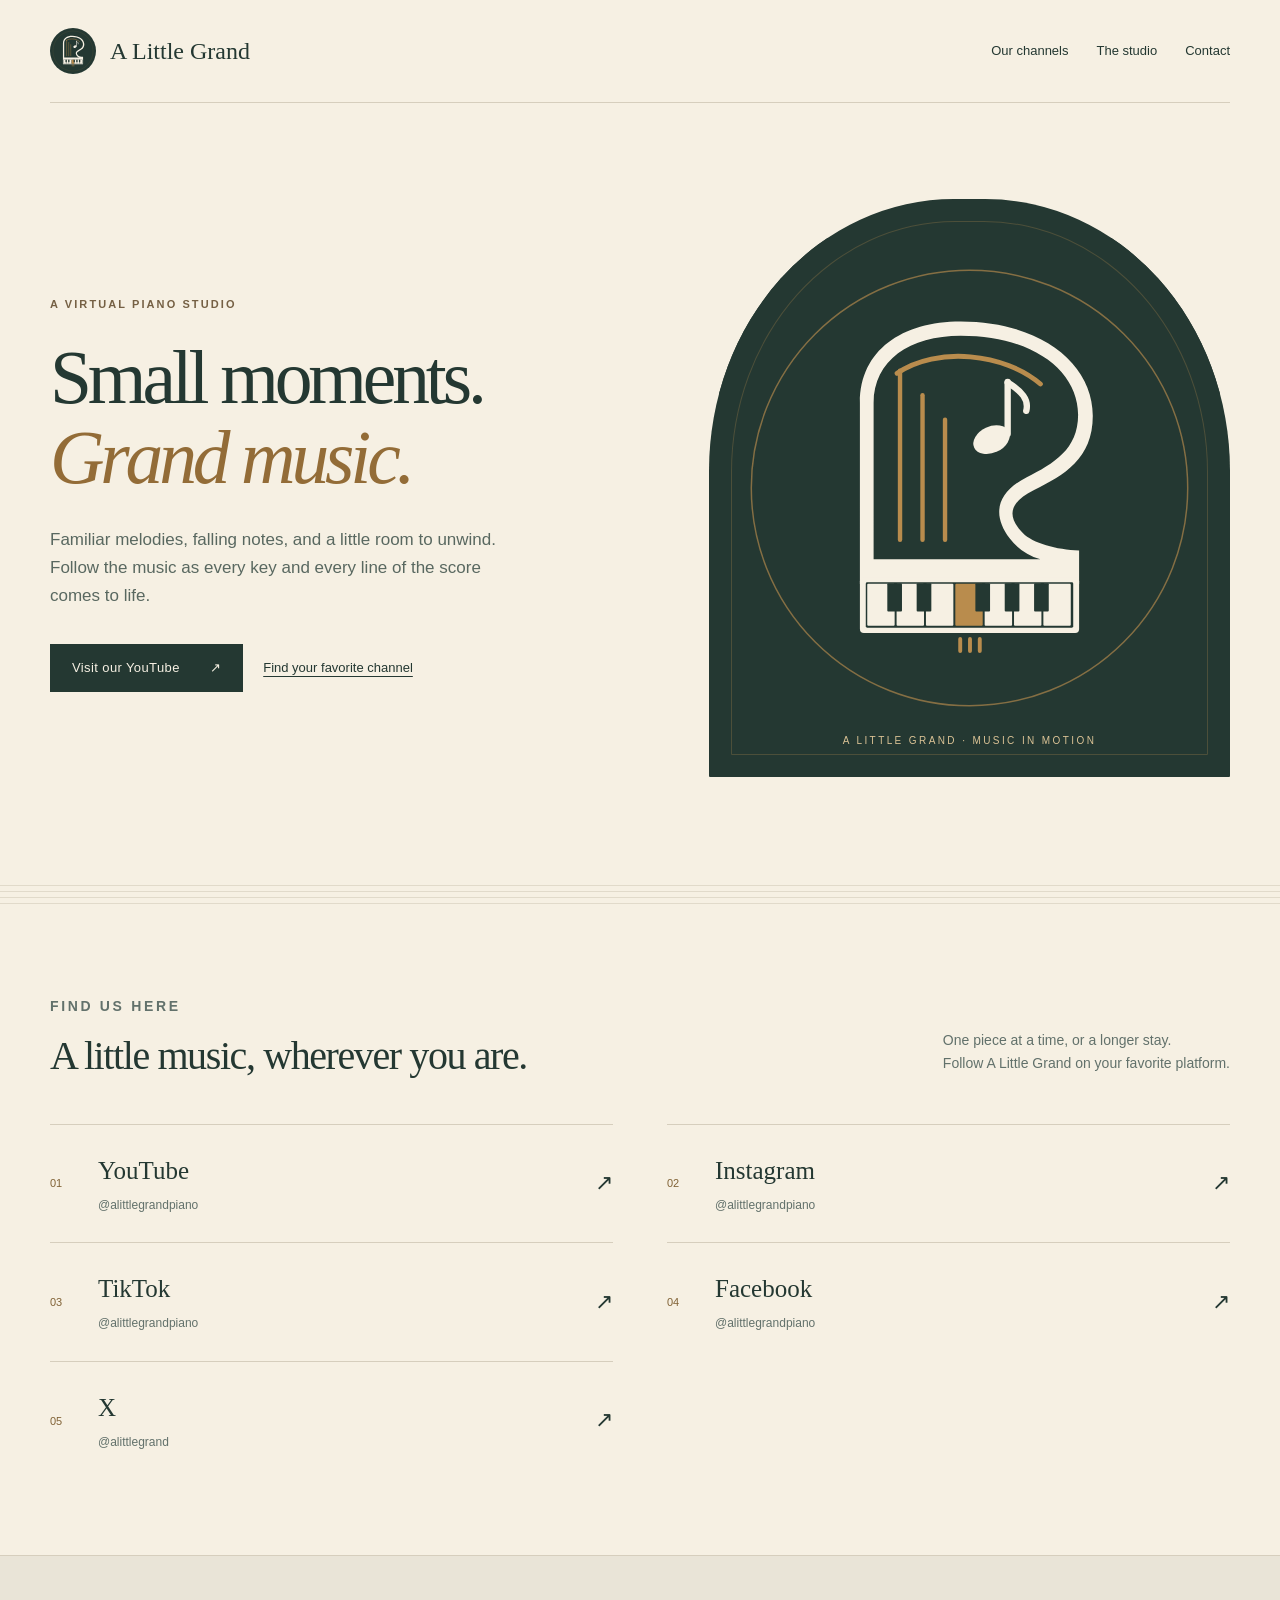
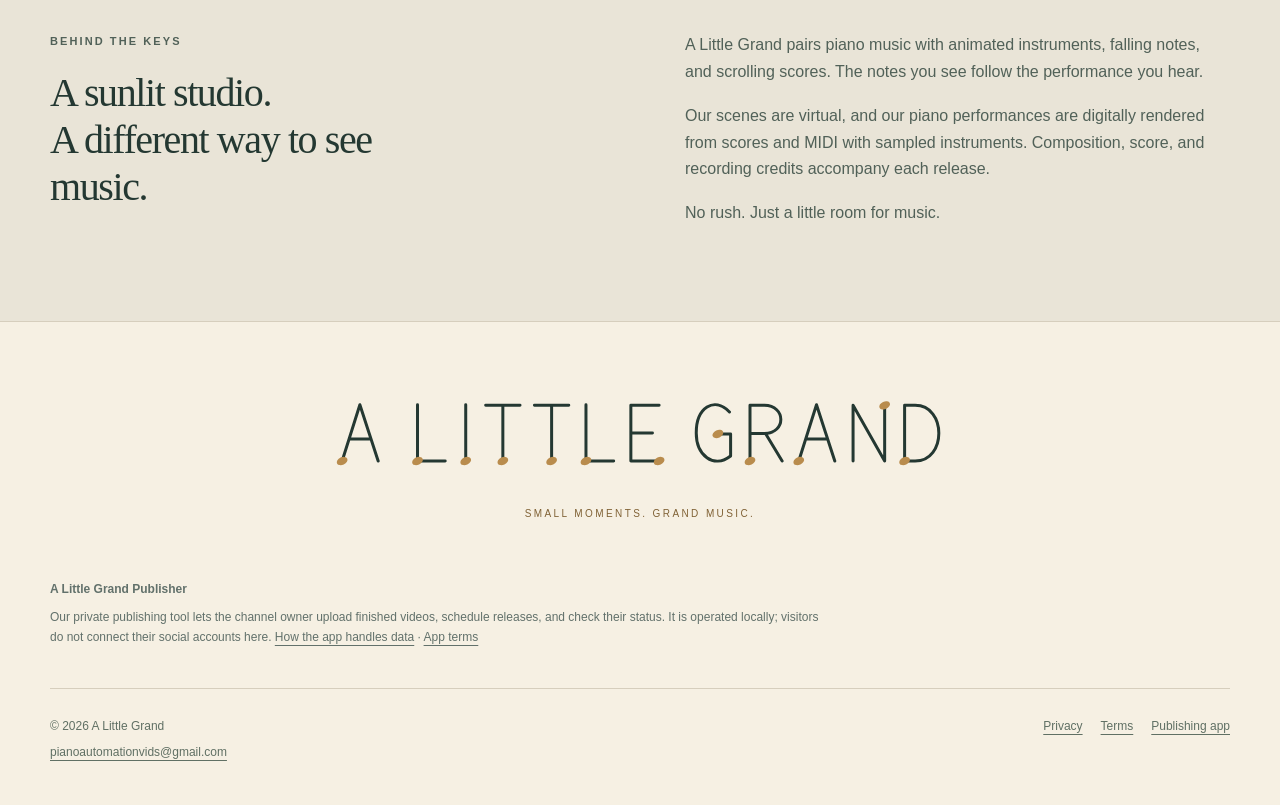
<file: index.html>
<!doctype html>
<html lang="en">
<head>
<meta charset="utf-8"><meta name="viewport" content="width=device-width,initial-scale=1">
<title>A Little Grand — Small moments. Grand music.</title>
<meta name="description" content="Piano music in a sunlit virtual studio. Follow the falling notes, moving keys, and scrolling score with A Little Grand.">
<meta name="theme-color" content="#243832"><meta name="referrer" content="strict-origin-when-cross-origin">
<meta property="og:title" content="A Little Grand"><meta property="og:description" content="Small moments. Grand music. Piano performances in a sunlit virtual studio."><meta property="og:type" content="website">
<link rel="icon" href="assets/icon.png"><link rel="stylesheet" href="style.css">
</head>
<body>
<a class="skip" href="#main">Skip to content</a>
<header class="site-header wrap"><a class="brand" href="./"><img src="assets/mark.svg" alt="" width="46" height="46">A Little Grand</a><nav class="nav" aria-label="Main"><a href="#listen">Our channels</a><a href="#studio" class="desktop-link">The studio</a><a href="mailto:pianoautomationvids@gmail.com">Contact</a></nav></header>
<main id="main">
<section class="hero wrap" aria-labelledby="hero-title"><div><p class="eyebrow">A virtual piano studio</p><h1 id="hero-title">Small moments.<br><em>Grand music.</em></h1><p class="intro">Familiar melodies, falling notes, and a little room to unwind. Follow the music as every key and every line of the score comes to life.</p><div class="hero-actions"><a class="button" href="https://www.youtube.com/@alittlegrandpiano">Visit our YouTube <span aria-hidden="true">↗</span></a><a class="text-link" href="#listen">Find your favorite channel</a></div></div><div class="hero-art"><img src="assets/mark.svg" alt="An illustrated grand piano with brass strings and a musical note" width="1024" height="1024"><span class="art-label">A little grand · music in motion</span></div></section>
<div class="staff-divider" aria-hidden="true"></div>
<section class="section wrap" id="listen"><div class="section-heading"><div><p class="eyebrow">Find us here</p><h2>A little music, wherever you are.</h2></div><p>One piece at a time, or a longer stay.<br>Follow A Little Grand on your favorite platform.</p></div><div class="platforms">
<a class="platform-link" href="https://www.youtube.com/@alittlegrandpiano"><span class="number">01</span><span><strong>YouTube</strong><small>@alittlegrandpiano</small></span><span class="arrow" aria-hidden="true">↗</span></a>
<a class="platform-link" href="https://www.instagram.com/alittlegrandpiano/"><span class="number">02</span><span><strong>Instagram</strong><small>@alittlegrandpiano</small></span><span class="arrow" aria-hidden="true">↗</span></a>
<a class="platform-link" href="https://www.tiktok.com/@alittlegrandpiano"><span class="number">03</span><span><strong>TikTok</strong><small>@alittlegrandpiano</small></span><span class="arrow" aria-hidden="true">↗</span></a>
<a class="platform-link" href="https://www.facebook.com/alittlegrandpiano"><span class="number">04</span><span><strong>Facebook</strong><small>@alittlegrandpiano</small></span><span class="arrow" aria-hidden="true">↗</span></a>
<a class="platform-link" href="https://x.com/alittlegrand"><span class="number">05</span><span><strong>X</strong><small>@alittlegrand</small></span><span class="arrow" aria-hidden="true">↗</span></a>
</div></section>
<section class="section about" id="studio"><div class="wrap"><div><p class="eyebrow">Behind the keys</p><h2>A sunlit studio.<br>A different way to see music.</h2></div><div><p>A Little Grand pairs piano music with animated instruments, falling notes, and scrolling scores. The notes you see follow the performance you hear.</p><p>Our scenes are virtual, and our piano performances are digitally rendered from scores and MIDI with sampled instruments. Composition, score, and recording credits accompany each release.</p><p>No rush. Just a little room for music.</p></div></div></section>
<section class="wordmark-band wrap" aria-label="A Little Grand signature"><img src="assets/wordmark.svg" alt="A Little Grand written with musical note letterforms" width="1600" height="240"><p>Small moments. Grand music.</p></section>
<section class="app-disclosure wrap" aria-labelledby="publisher-title"><h2 id="publisher-title">A Little Grand Publisher</h2><p>Our private publishing tool lets the channel owner upload finished videos, schedule releases, and check their status. It is operated locally; visitors do not connect their social accounts here. <a href="privacy.html">How the app handles data</a> · <a href="terms.html">App terms</a></p></section>
</main>
<footer class="site-footer wrap"><div>© 2026 A Little Grand<p class="footer-contact"><a href="mailto:pianoautomationvids@gmail.com">pianoautomationvids@gmail.com</a></p></div><nav class="footer-links" aria-label="Legal"><a href="privacy.html">Privacy</a><a href="terms.html">Terms</a><a href="privacy.html#publisher">Publishing app</a></nav></footer>
</body></html>
</file>
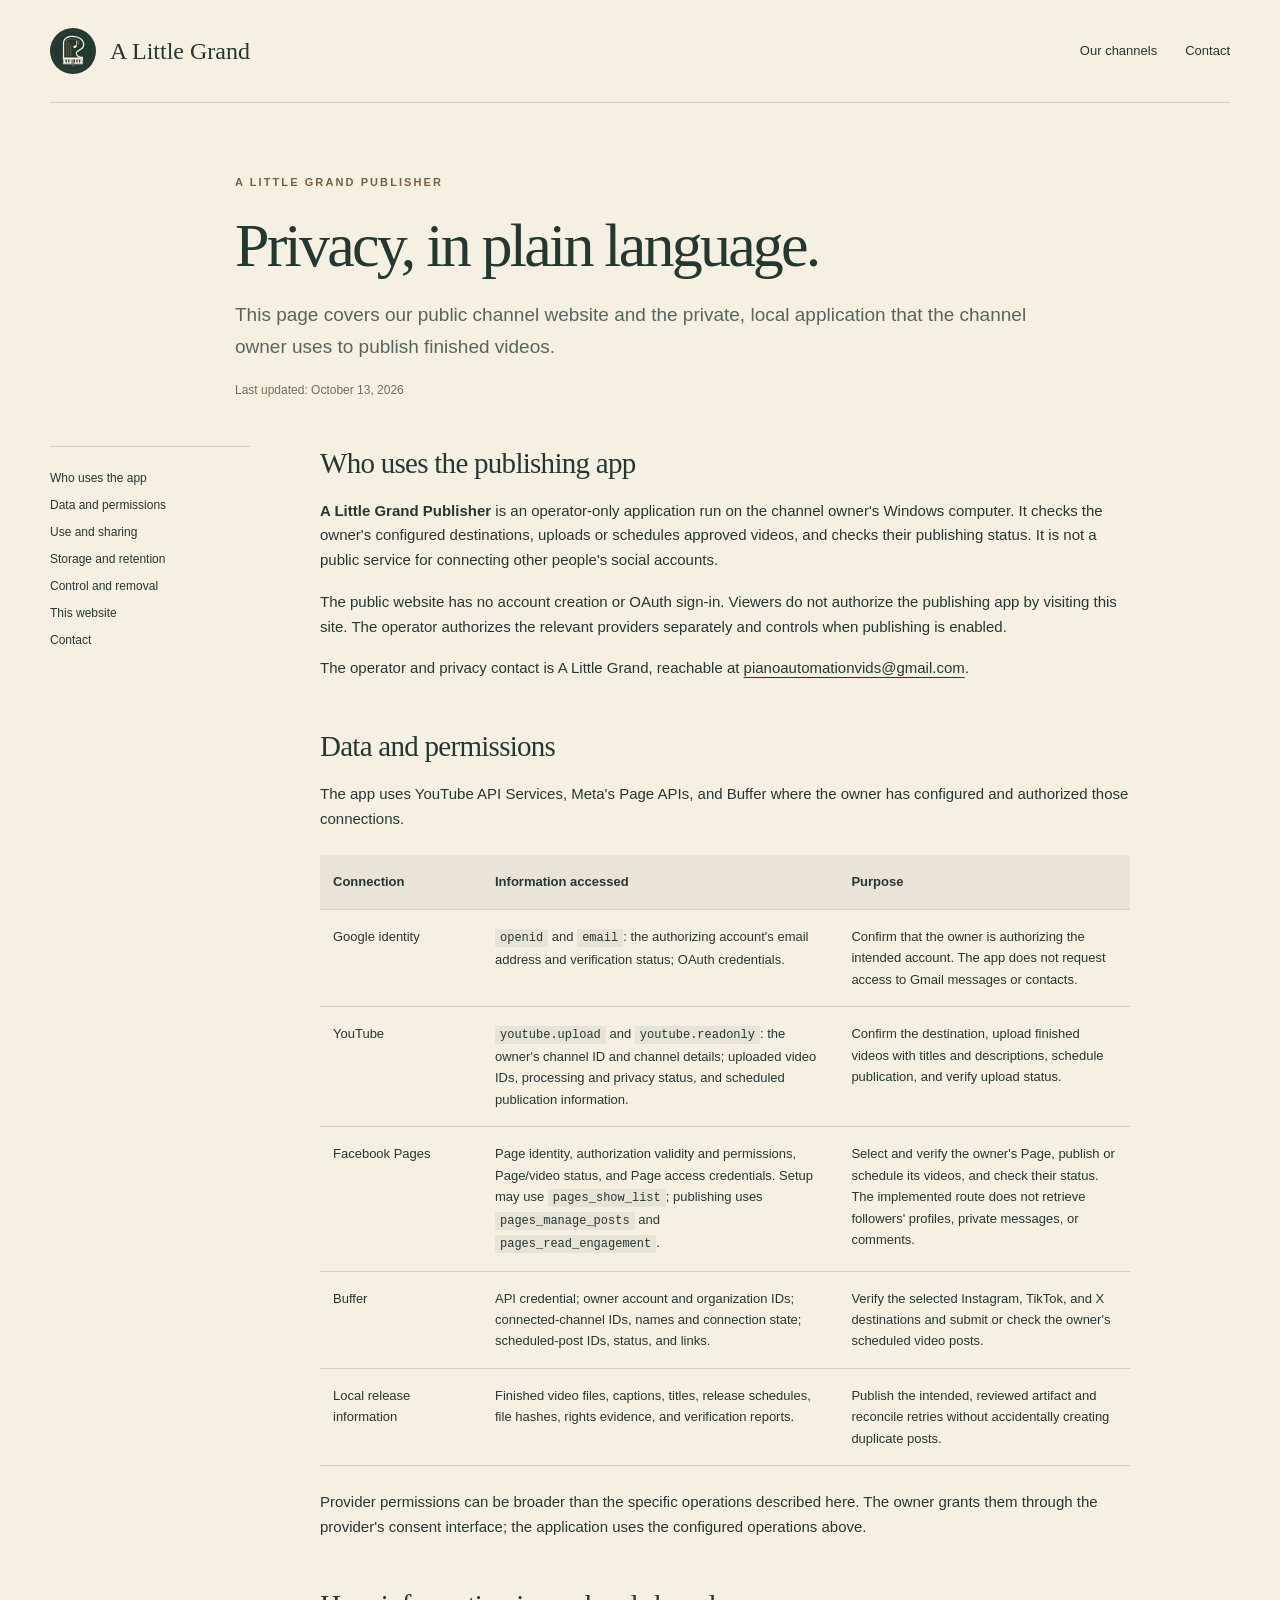
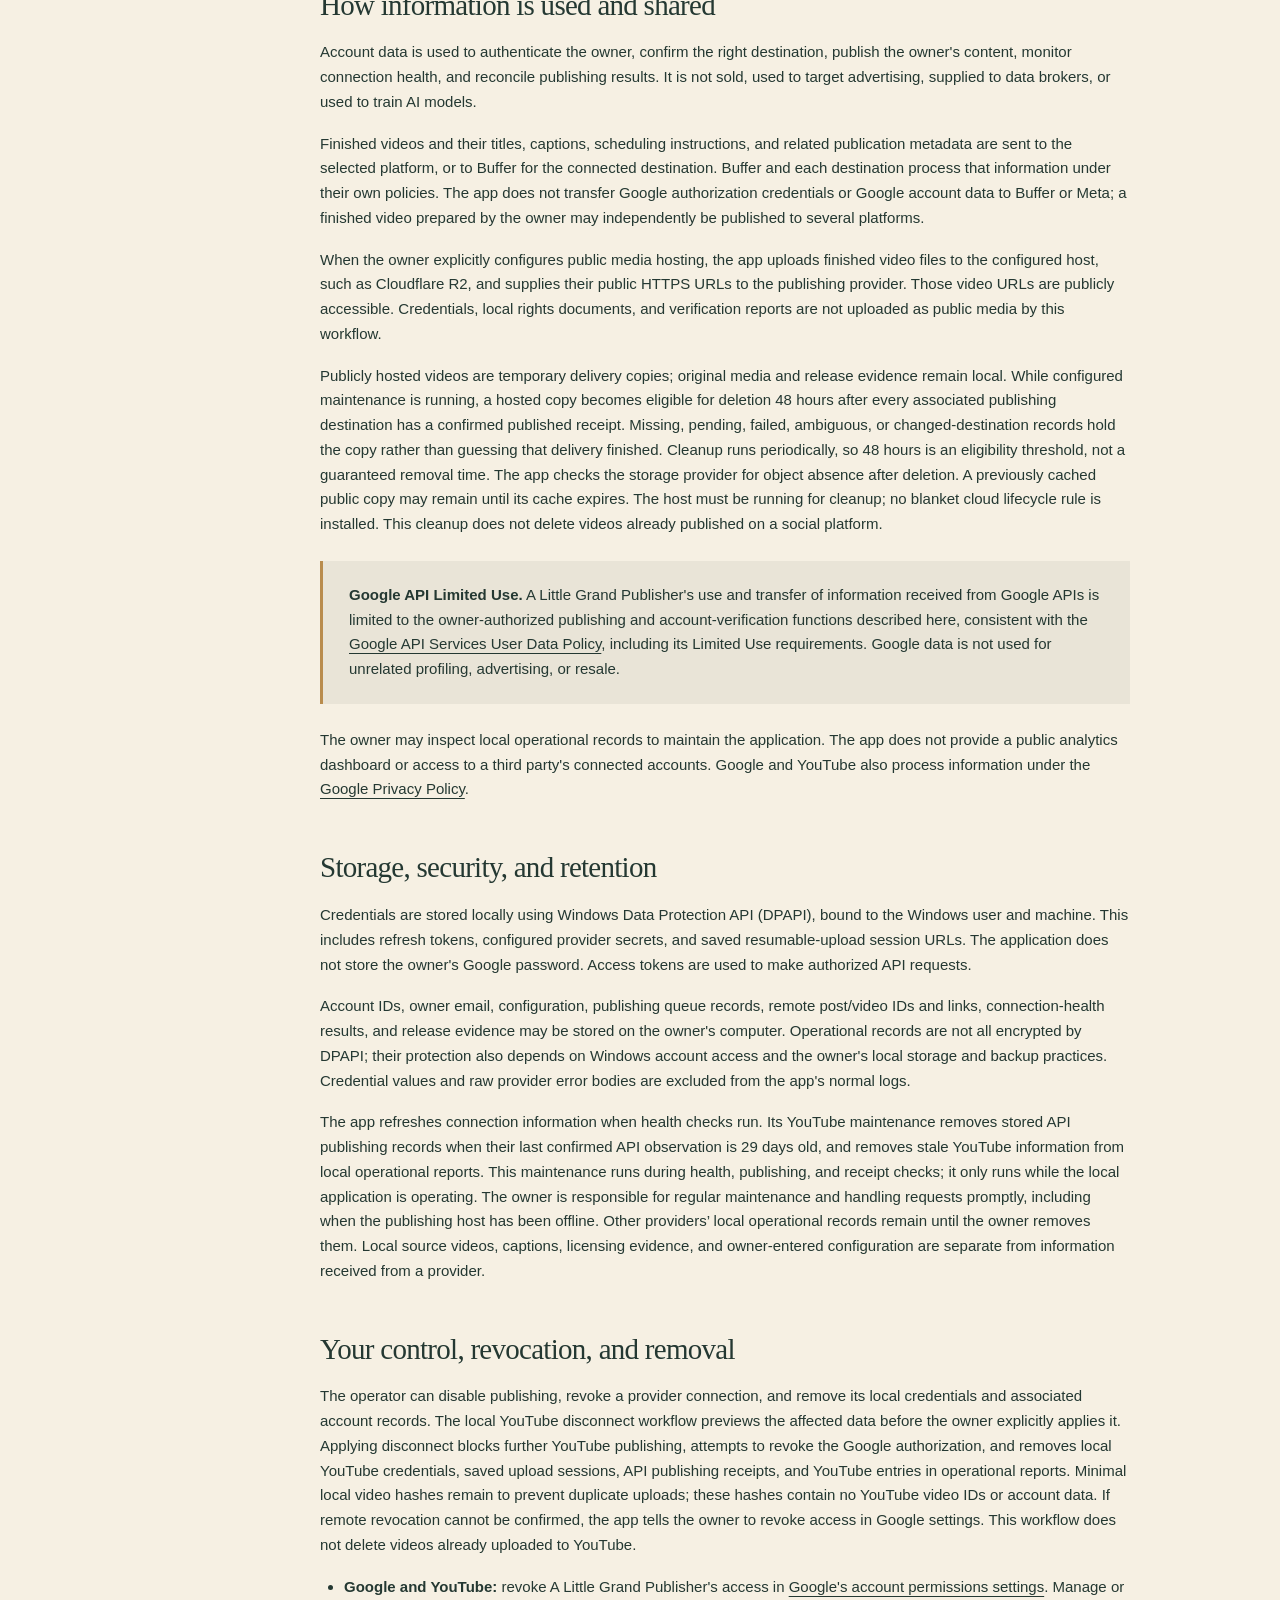
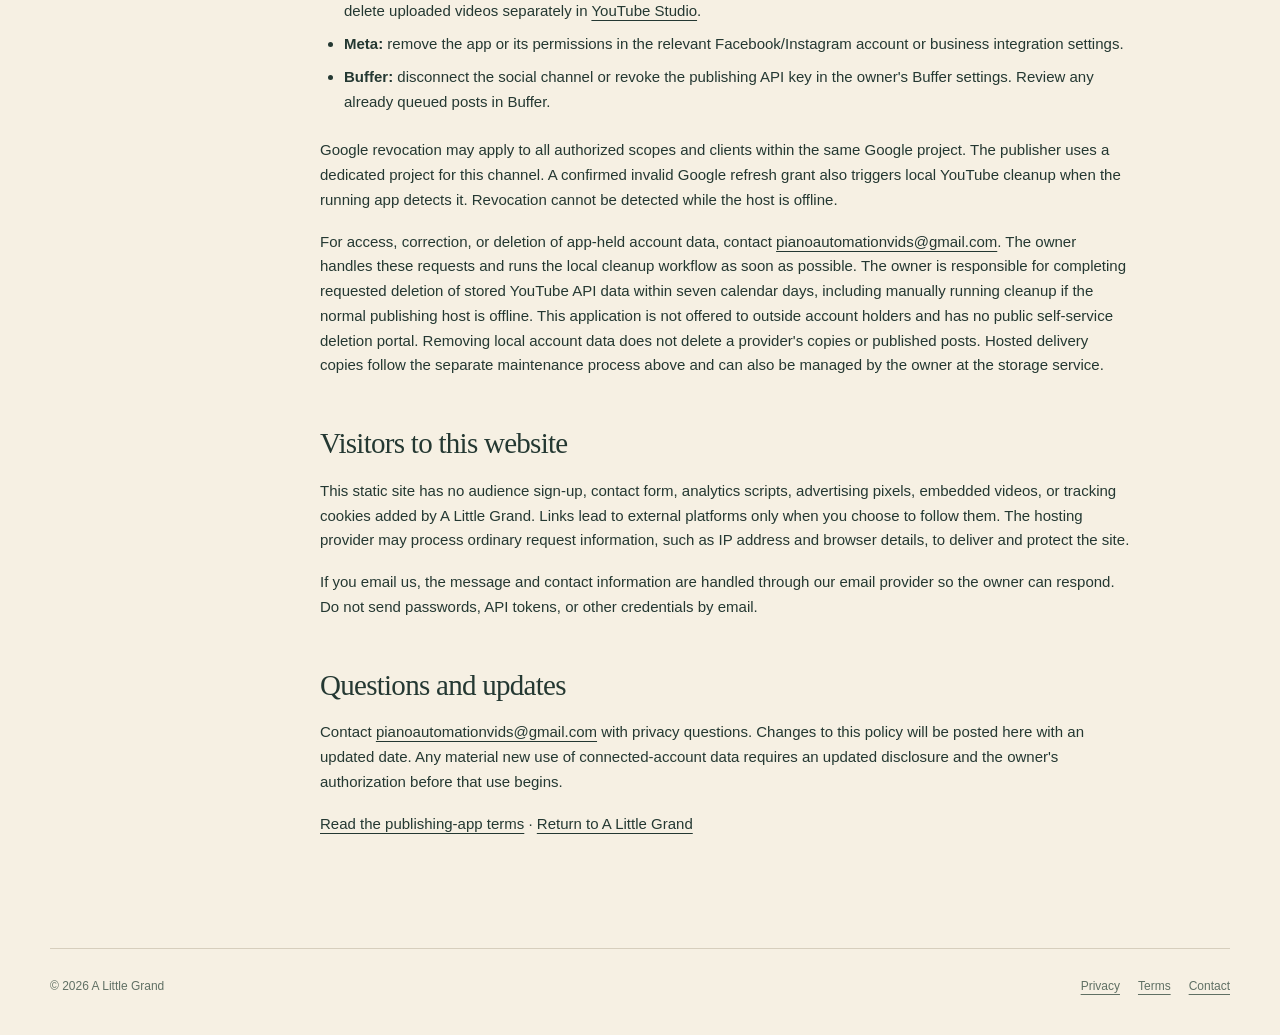
<file: privacy.html>
<!doctype html><html lang="en"><head><meta charset="utf-8"><meta name="viewport" content="width=device-width,initial-scale=1"><title>Privacy — A Little Grand Publisher</title><meta name="description" content="How A Little Grand's operator-only publishing application accesses, uses, stores, and shares account information."><meta name="theme-color" content="#243832"><meta name="referrer" content="strict-origin-when-cross-origin"><link rel="icon" href="assets/icon.png"><link rel="stylesheet" href="style.css"></head><body>
<a class="skip" href="#main">Skip to content</a><header class="site-header wrap"><a class="brand" href="./"><img src="assets/mark.svg" alt="" width="46" height="46">A Little Grand</a><nav class="nav" aria-label="Main"><a href="./#listen">Our channels</a><a href="mailto:pianoautomationvids@gmail.com">Contact</a></nav></header>
<main id="main" class="wrap"><div class="legal-heading"><p class="eyebrow">A Little Grand Publisher</p><h1>Privacy, in plain language.</h1><p class="summary">This page covers our public channel website and the private, local application that the channel owner uses to publish finished videos.</p><p class="updated">Last updated: October 13, 2026</p></div>
<div class="legal-layout"><nav class="legal-toc" aria-label="Privacy contents"><a href="#publisher">Who uses the app</a><a href="#data">Data and permissions</a><a href="#sharing">Use and sharing</a><a href="#storage">Storage and retention</a><a href="#control">Control and removal</a><a href="#website">This website</a><a href="#contact">Contact</a></nav><article class="legal-content">
<h2 id="publisher">Who uses the publishing app</h2><p><strong>A Little Grand Publisher</strong> is an operator-only application run on the channel owner's Windows computer. It checks the owner's configured destinations, uploads or schedules approved videos, and checks their publishing status. It is not a public service for connecting other people's social accounts.</p><p>The public website has no account creation or OAuth sign-in. Viewers do not authorize the publishing app by visiting this site. The operator authorizes the relevant providers separately and controls when publishing is enabled.</p><p>The operator and privacy contact is A Little Grand, reachable at <a href="mailto:pianoautomationvids@gmail.com">pianoautomationvids@gmail.com</a>.</p>
<h2 id="data">Data and permissions</h2><p>The app uses YouTube API Services, Meta's Page APIs, and Buffer where the owner has configured and authorized those connections.</p><table><thead><tr><th>Connection</th><th>Information accessed</th><th>Purpose</th></tr></thead><tbody>
<tr><td>Google identity</td><td><code>openid</code> and <code>email</code>: the authorizing account's email address and verification status; OAuth credentials.</td><td>Confirm that the owner is authorizing the intended account. The app does not request access to Gmail messages or contacts.</td></tr>
<tr><td>YouTube</td><td><code>youtube.upload</code> and <code>youtube.readonly</code>: the owner's channel ID and channel details; uploaded video IDs, processing and privacy status, and scheduled publication information.</td><td>Confirm the destination, upload finished videos with titles and descriptions, schedule publication, and verify upload status.</td></tr>
<tr><td>Facebook Pages</td><td>Page identity, authorization validity and permissions, Page/video status, and Page access credentials. Setup may use <code>pages_show_list</code>; publishing uses <code>pages_manage_posts</code> and <code>pages_read_engagement</code>.</td><td>Select and verify the owner's Page, publish or schedule its videos, and check their status. The implemented route does not retrieve followers' profiles, private messages, or comments.</td></tr>
<tr><td>Buffer</td><td>API credential; owner account and organization IDs; connected-channel IDs, names and connection state; scheduled-post IDs, status, and links.</td><td>Verify the selected Instagram, TikTok, and X destinations and submit or check the owner's scheduled video posts.</td></tr>
<tr><td>Local release information</td><td>Finished video files, captions, titles, release schedules, file hashes, rights evidence, and verification reports.</td><td>Publish the intended, reviewed artifact and reconcile retries without accidentally creating duplicate posts.</td></tr>
</tbody></table><p>Provider permissions can be broader than the specific operations described here. The owner grants them through the provider's consent interface; the application uses the configured operations above.</p>
<h2 id="sharing">How information is used and shared</h2><p>Account data is used to authenticate the owner, confirm the right destination, publish the owner's content, monitor connection health, and reconcile publishing results. It is not sold, used to target advertising, supplied to data brokers, or used to train AI models.</p><p>Finished videos and their titles, captions, scheduling instructions, and related publication metadata are sent to the selected platform, or to Buffer for the connected destination. Buffer and each destination process that information under their own policies. The app does not transfer Google authorization credentials or Google account data to Buffer or Meta; a finished video prepared by the owner may independently be published to several platforms.</p><p>When the owner explicitly configures public media hosting, the app uploads finished video files to the configured host, such as Cloudflare R2, and supplies their public HTTPS URLs to the publishing provider. Those video URLs are publicly accessible. Credentials, local rights documents, and verification reports are not uploaded as public media by this workflow.</p><p>Publicly hosted videos are temporary delivery copies; original media and release evidence remain local. While configured maintenance is running, a hosted copy becomes eligible for deletion 48 hours after every associated publishing destination has a confirmed published receipt. Missing, pending, failed, ambiguous, or changed-destination records hold the copy rather than guessing that delivery finished. Cleanup runs periodically, so 48 hours is an eligibility threshold, not a guaranteed removal time. The app checks the storage provider for object absence after deletion. A previously cached public copy may remain until its cache expires. The host must be running for cleanup; no blanket cloud lifecycle rule is installed. This cleanup does not delete videos already published on a social platform.</p><div class="notice"><p><strong>Google API Limited Use.</strong> A Little Grand Publisher's use and transfer of information received from Google APIs is limited to the owner-authorized publishing and account-verification functions described here, consistent with the <a href="https://developers.google.com/terms/api-services-user-data-policy">Google API Services User Data Policy</a>, including its Limited Use requirements. Google data is not used for unrelated profiling, advertising, or resale.</p></div><p>The owner may inspect local operational records to maintain the application. The app does not provide a public analytics dashboard or access to a third party's connected accounts. Google and YouTube also process information under the <a href="https://policies.google.com/privacy">Google Privacy Policy</a>.</p>
<h2 id="storage">Storage, security, and retention</h2><p>Credentials are stored locally using Windows Data Protection API (DPAPI), bound to the Windows user and machine. This includes refresh tokens, configured provider secrets, and saved resumable-upload session URLs. The application does not store the owner's Google password. Access tokens are used to make authorized API requests.</p><p>Account IDs, owner email, configuration, publishing queue records, remote post/video IDs and links, connection-health results, and release evidence may be stored on the owner's computer. Operational records are not all encrypted by DPAPI; their protection also depends on Windows account access and the owner's local storage and backup practices. Credential values and raw provider error bodies are excluded from the app's normal logs.</p><p>The app refreshes connection information when health checks run. Its YouTube maintenance removes stored API publishing records when their last confirmed API observation is 29 days old, and removes stale YouTube information from local operational reports. This maintenance runs during health, publishing, and receipt checks; it only runs while the local application is operating. The owner is responsible for regular maintenance and handling requests promptly, including when the publishing host has been offline. Other providers’ local operational records remain until the owner removes them. Local source videos, captions, licensing evidence, and owner-entered configuration are separate from information received from a provider.</p>
<h2 id="control">Your control, revocation, and removal</h2><p>The operator can disable publishing, revoke a provider connection, and remove its local credentials and associated account records. The local YouTube disconnect workflow previews the affected data before the owner explicitly applies it. Applying disconnect blocks further YouTube publishing, attempts to revoke the Google authorization, and removes local YouTube credentials, saved upload sessions, API publishing receipts, and YouTube entries in operational reports. Minimal local video hashes remain to prevent duplicate uploads; these hashes contain no YouTube video IDs or account data. If remote revocation cannot be confirmed, the app tells the owner to revoke access in Google settings. This workflow does not delete videos already uploaded to YouTube.</p><ul><li><strong>Google and YouTube:</strong> revoke A Little Grand Publisher's access in <a href="https://security.google.com/settings/security/permissions">Google's account permissions settings</a>. Manage or delete uploaded videos separately in <a href="https://studio.youtube.com/">YouTube Studio</a>.</li><li><strong>Meta:</strong> remove the app or its permissions in the relevant Facebook/Instagram account or business integration settings.</li><li><strong>Buffer:</strong> disconnect the social channel or revoke the publishing API key in the owner's Buffer settings. Review any already queued posts in Buffer.</li></ul><p>Google revocation may apply to all authorized scopes and clients within the same Google project. The publisher uses a dedicated project for this channel. A confirmed invalid Google refresh grant also triggers local YouTube cleanup when the running app detects it. Revocation cannot be detected while the host is offline.</p><p>For access, correction, or deletion of app-held account data, contact <a href="mailto:pianoautomationvids@gmail.com?subject=Publishing%20app%20data%20request">pianoautomationvids@gmail.com</a>. The owner handles these requests and runs the local cleanup workflow as soon as possible. The owner is responsible for completing requested deletion of stored YouTube API data within seven calendar days, including manually running cleanup if the normal publishing host is offline. This application is not offered to outside account holders and has no public self-service deletion portal. Removing local account data does not delete a provider's copies or published posts. Hosted delivery copies follow the separate maintenance process above and can also be managed by the owner at the storage service.</p>
<h2 id="website">Visitors to this website</h2><p>This static site has no audience sign-up, contact form, analytics scripts, advertising pixels, embedded videos, or tracking cookies added by A Little Grand. Links lead to external platforms only when you choose to follow them. The hosting provider may process ordinary request information, such as IP address and browser details, to deliver and protect the site.</p><p>If you email us, the message and contact information are handled through our email provider so the owner can respond. Do not send passwords, API tokens, or other credentials by email.</p>
<h2 id="contact">Questions and updates</h2><p>Contact <a href="mailto:pianoautomationvids@gmail.com">pianoautomationvids@gmail.com</a> with privacy questions. Changes to this policy will be posted here with an updated date. Any material new use of connected-account data requires an updated disclosure and the owner's authorization before that use begins.</p><p><a href="terms.html">Read the publishing-app terms</a> · <a href="./">Return to A Little Grand</a></p>
</article></div></main><footer class="site-footer wrap"><div>© 2026 A Little Grand</div><nav class="footer-links" aria-label="Legal"><a href="privacy.html" aria-current="page">Privacy</a><a href="terms.html">Terms</a><a href="mailto:pianoautomationvids@gmail.com">Contact</a></nav></footer></body></html>
</file>
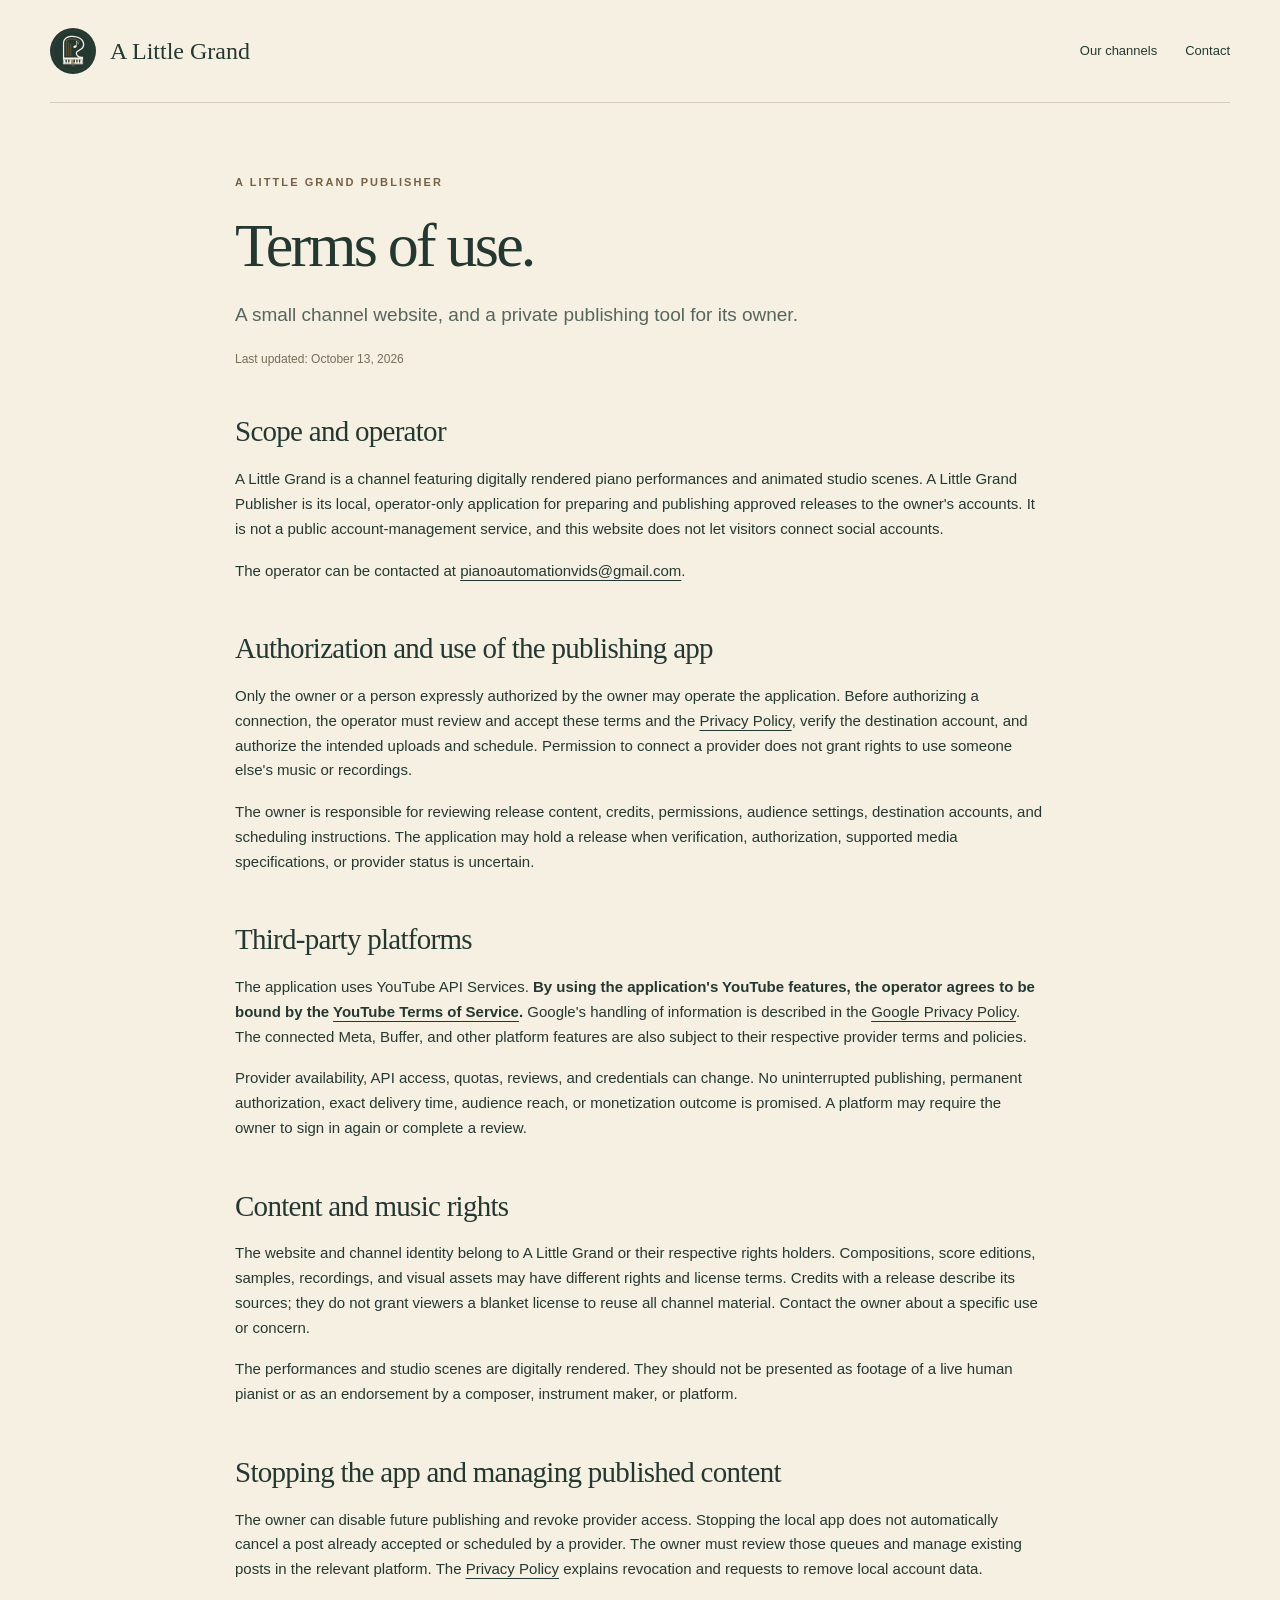
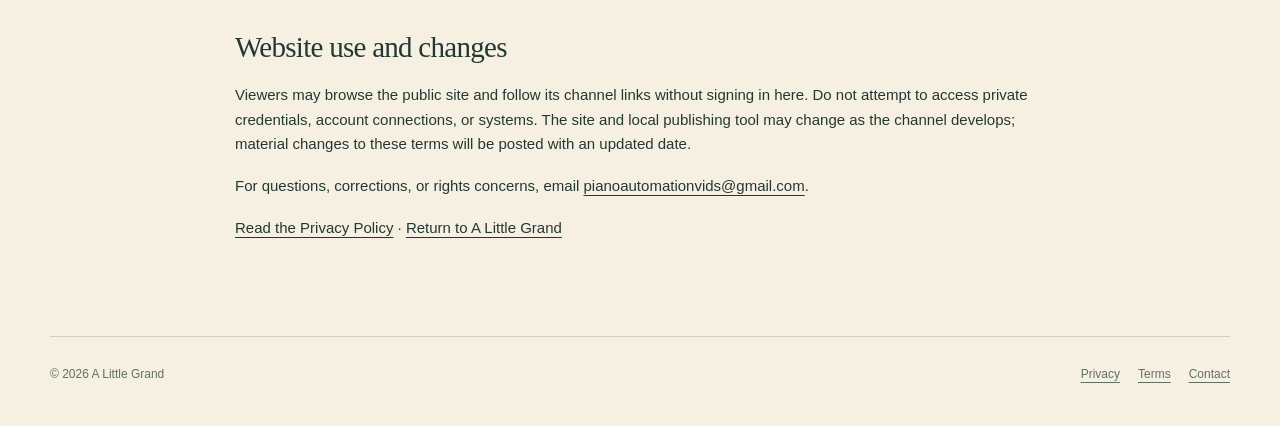
<file: terms.html>
<!doctype html><html lang="en"><head><meta charset="utf-8"><meta name="viewport" content="width=device-width,initial-scale=1"><title>Terms — A Little Grand Publisher</title><meta name="description" content="Terms for A Little Grand's website and owner-operated local video publishing application."><meta name="theme-color" content="#243832"><meta name="referrer" content="strict-origin-when-cross-origin"><link rel="icon" href="assets/icon.png"><link rel="stylesheet" href="style.css"></head><body>
<a class="skip" href="#main">Skip to content</a><header class="site-header wrap"><a class="brand" href="./"><img src="assets/mark.svg" alt="" width="46" height="46">A Little Grand</a><nav class="nav" aria-label="Main"><a href="./#listen">Our channels</a><a href="mailto:pianoautomationvids@gmail.com">Contact</a></nav></header>
<main id="main" class="wrap"><div class="legal-heading"><p class="eyebrow">A Little Grand Publisher</p><h1>Terms of use.</h1><p class="summary">A small channel website, and a private publishing tool for its owner.</p><p class="updated">Last updated: October 13, 2026</p></div><article class="legal-content terms-copy">
<h2>Scope and operator</h2><p>A Little Grand is a channel featuring digitally rendered piano performances and animated studio scenes. A Little Grand Publisher is its local, operator-only application for preparing and publishing approved releases to the owner's accounts. It is not a public account-management service, and this website does not let visitors connect social accounts.</p><p>The operator can be contacted at <a href="mailto:pianoautomationvids@gmail.com">pianoautomationvids@gmail.com</a>.</p>
<h2>Authorization and use of the publishing app</h2><p>Only the owner or a person expressly authorized by the owner may operate the application. Before authorizing a connection, the operator must review and accept these terms and the <a href="privacy.html">Privacy Policy</a>, verify the destination account, and authorize the intended uploads and schedule. Permission to connect a provider does not grant rights to use someone else's music or recordings.</p><p>The owner is responsible for reviewing release content, credits, permissions, audience settings, destination accounts, and scheduling instructions. The application may hold a release when verification, authorization, supported media specifications, or provider status is uncertain.</p>
<h2>Third-party platforms</h2><p>The application uses YouTube API Services. <strong>By using the application's YouTube features, the operator agrees to be bound by the <a href="https://www.youtube.com/t/terms">YouTube Terms of Service</a>.</strong> Google's handling of information is described in the <a href="https://policies.google.com/privacy">Google Privacy Policy</a>. The connected Meta, Buffer, and other platform features are also subject to their respective provider terms and policies.</p><p>Provider availability, API access, quotas, reviews, and credentials can change. No uninterrupted publishing, permanent authorization, exact delivery time, audience reach, or monetization outcome is promised. A platform may require the owner to sign in again or complete a review.</p>
<h2>Content and music rights</h2><p>The website and channel identity belong to A Little Grand or their respective rights holders. Compositions, score editions, samples, recordings, and visual assets may have different rights and license terms. Credits with a release describe its sources; they do not grant viewers a blanket license to reuse all channel material. Contact the owner about a specific use or concern.</p><p>The performances and studio scenes are digitally rendered. They should not be presented as footage of a live human pianist or as an endorsement by a composer, instrument maker, or platform.</p>
<h2>Stopping the app and managing published content</h2><p>The owner can disable future publishing and revoke provider access. Stopping the local app does not automatically cancel a post already accepted or scheduled by a provider. The owner must review those queues and manage existing posts in the relevant platform. The <a href="privacy.html#control">Privacy Policy</a> explains revocation and requests to remove local account data.</p>
<h2>Website use and changes</h2><p>Viewers may browse the public site and follow its channel links without signing in here. Do not attempt to access private credentials, account connections, or systems. The site and local publishing tool may change as the channel develops; material changes to these terms will be posted with an updated date.</p><p>For questions, corrections, or rights concerns, email <a href="mailto:pianoautomationvids@gmail.com">pianoautomationvids@gmail.com</a>.</p><p><a href="privacy.html">Read the Privacy Policy</a> · <a href="./">Return to A Little Grand</a></p>
</article></main><footer class="site-footer wrap"><div>© 2026 A Little Grand</div><nav class="footer-links" aria-label="Legal"><a href="privacy.html">Privacy</a><a href="terms.html" aria-current="page">Terms</a><a href="mailto:pianoautomationvids@gmail.com">Contact</a></nav></footer></body></html>
</file>
<file: style.css>
:root{--ivory:#f6f0e3;--paper:#fcf8ef;--green:#243832;--brass:#b98c4d;--muted:#62716b;--line:#d6cebd;color-scheme:light}*{box-sizing:border-box}html{scroll-behavior:smooth}body{margin:0;background:var(--ivory);color:var(--green);font-family:Arial,Helvetica,sans-serif;font-size:16px;line-height:1.65}a{color:inherit;text-underline-offset:4px}a:hover{color:#855e2c}a:focus-visible{outline:3px solid var(--brass);outline-offset:5px}.wrap{width:min(1180px,calc(100% - 80px));margin-inline:auto}.skip{position:absolute;left:20px;top:-100px;background:var(--paper);padding:10px 20px;z-index:9}.skip:focus{top:10px}.site-header{display:flex;align-items:center;justify-content:space-between;padding:28px 0;border-bottom:1px solid var(--line);gap:20px}.brand{display:flex;gap:14px;align-items:center;text-decoration:none;font:24px Georgia,serif;white-space:nowrap}.brand img{width:46px;height:46px;border-radius:50%}.nav{display:flex;gap:28px;font-size:13px}.nav a{text-decoration:none}.eyebrow{text-transform:uppercase;letter-spacing:.19em;font-size:11px;font-weight:700;color:#756044}.hero{display:grid;grid-template-columns:1.15fr 1fr;align-items:center;gap:60px;padding:96px 0 104px}.hero h1{font:clamp(46px,5.9vw,79px)/1.07 Georgia,serif;font-weight:400;letter-spacing:-.055em;margin:24px 0 27px}.hero h1 em{font-weight:400;color:#936c37}.hero .intro{max-width:460px;font-size:17px;color:#596860}.hero-actions{display:flex;flex-wrap:wrap;gap:20px;align-items:center;margin-top:34px}.button{display:inline-flex;align-items:center;gap:30px;padding:13px 22px;background:var(--green);color:var(--ivory);text-decoration:none;font-size:13px;letter-spacing:.03em}.button:hover{background:#3c5145;color:var(--paper)}.text-link{font-size:13px}.hero-art{position:relative;background:var(--green);aspect-ratio:1/1.11;display:flex;align-items:center;justify-content:center;border-radius:47% 47% 1px 1px;overflow:hidden}.hero-art:before{content:"";position:absolute;inset:22px;border:1px solid #b98c4d45;border-radius:47% 47% 1px 1px;pointer-events:none}.hero-art img{width:96%;height:auto}.hero-art .art-label{position:absolute;bottom:28px;color:#dac295;font-size:10px;letter-spacing:.24em;text-transform:uppercase}.staff-divider{height:24px;background:repeating-linear-gradient(to bottom,transparent 0,transparent 4px,var(--line) 4px,var(--line) 5px,transparent 5px,transparent 6px);opacity:.65}.section{padding:76px 0}.section-heading{display:flex;justify-content:space-between;align-items:flex-end;gap:30px;margin-bottom:34px}.section h2{font:40px/1.18 Georgia,serif;font-weight:400;letter-spacing:-.035em;margin:10px 0}.section-heading p{max-width:330px;color:var(--muted);font-size:14px}.platforms{display:grid;grid-template-columns:1fr 1fr;gap:0 54px}.platform-link{display:grid;grid-template-columns:32px 1fr auto;align-items:center;gap:16px;padding:25px 0;border-top:1px solid var(--line);text-decoration:none}.platform-link .number{font-size:11px;color:#927647}.platform-link strong{font-family:Georgia,serif;font-weight:400;font-size:25px;display:block}.platform-link small{font-size:12px;color:var(--muted)}.platform-link .arrow{font-size:22px;font-weight:400}.about{background:#e9e4d7;border-block:1px solid var(--line)}.about .wrap{display:grid;grid-template-columns:1fr 1fr;gap:90px}.about h2{max-width:330px}.about p{color:#516158;margin:0 0 18px}.wordmark-band{padding:68px 0 48px;text-align:center}.wordmark-band img{width:min(650px,90%);height:auto}.wordmark-band p{font-size:10px;letter-spacing:.24em;text-transform:uppercase;color:#927647}.site-footer{border-top:1px solid var(--line);padding:28px 0 42px;display:flex;justify-content:space-between;align-items:flex-start;gap:30px;font-size:12px;color:#607064}.footer-links{display:flex;flex-wrap:wrap;gap:18px}.footer-contact{margin:7px 0 0}.site-footer a{color:inherit}.legal-heading{max-width:810px;margin:70px auto 45px}.legal-heading h1{font:clamp(42px,5vw,62px)/1.1 Georgia,serif;letter-spacing:-.045em;font-weight:400;margin:20px 0}.legal-heading .summary{font-size:19px;color:#56655d}.updated{font-size:12px;color:#776d59}.legal-layout{display:grid;grid-template-columns:200px minmax(0,810px);gap:70px;margin-bottom:95px}.legal-toc{font-size:12px;align-self:start;position:sticky;top:30px;line-height:2.25;border-top:1px solid var(--line);padding-top:18px}.legal-toc a{display:block;text-decoration:none}.legal-content{font-size:15px}.legal-content h2{font:29px/1.2 Georgia,serif;font-weight:400;letter-spacing:-.025em;margin:48px 0 18px;scroll-margin-top:28px}.legal-content h2:first-child{margin-top:0}.legal-content p{margin:0 0 17px}.legal-content ul,.legal-content ol{padding-left:24px;margin:12px 0 24px}.legal-content li{margin:8px 0}.notice{background:#e9e4d7;padding:22px 26px;border-left:3px solid var(--brass);margin:24px 0}.notice p:last-child{margin-bottom:0}.legal-content table{border-collapse:collapse;width:100%;font-size:13px;margin:24px 0;overflow-wrap:anywhere}.legal-content th,.legal-content td{padding:16px 13px;text-align:left;vertical-align:top;border-bottom:1px solid var(--line)}.legal-content th{background:#e9e4d7}.legal-content code{background:#e8e3d7;padding:2px 5px;font-size:12px;overflow-wrap:anywhere}.legal-content a{overflow-wrap:anywhere}.terms-copy{max-width:810px;margin:0 auto 95px}.app-link{font-size:13px;margin-top:24px}@media(max-width:850px){.wrap{width:calc(100% - 44px)}.hero{gap:32px;padding:64px 0}.hero h1{font-size:52px}.hero-art .art-label{font-size:8px;bottom:19px}.about .wrap{gap:40px}.legal-layout{grid-template-columns:145px minmax(0,1fr);gap:28px}.section{padding:55px 0}.platforms{gap:0 30px}}@media(max-width:600px){.site-header{padding:20px 0}.brand{font-size:21px;gap:10px}.brand img{width:38px;height:38px}.nav{gap:16px;font-size:12px}.nav .desktop-link{display:none}.hero{grid-template-columns:1fr;padding:50px 0 54px;gap:42px}.hero h1{font-size:58px;max-width:390px}.hero .intro{font-size:16px}.hero-art{max-width:360px;width:100%;margin:auto;aspect-ratio:1.06}.hero-art img{width:89%}.hero-art .art-label{bottom:18px}.section-heading{display:block}.section h2{font-size:34px}.section-heading p{max-width:none}.platforms{grid-template-columns:1fr}.platform-link{padding:21px 0}.about .wrap{grid-template-columns:1fr;gap:25px}.site-footer{display:block}.footer-links{margin-top:24px}.wordmark-band{padding:48px 0 35px}.legal-heading{margin:48px 0 34px}.legal-heading .summary{font-size:17px}.legal-layout{display:block;margin-bottom:65px}.legal-toc{position:static;display:flex;gap:10px 19px;flex-wrap:wrap;border-bottom:1px solid var(--line);padding:14px 0;margin-bottom:35px}.legal-toc a{display:inline}.legal-content h2{font-size:26px}.legal-content table,.legal-content tbody,.legal-content tr,.legal-content td{display:block}.legal-content thead{display:none}.legal-content tr{padding:12px 0;border-bottom:1px solid var(--line)}.legal-content td{border:0;padding:6px 0}.legal-content td:first-child{font-weight:700}.legal-content .notice{padding:18px}.terms-copy{margin-bottom:65px}}@media(prefers-reduced-motion:reduce){html{scroll-behavior:auto}}

@media(min-width:601px){.legal-content th:first-child,.legal-content td:first-child{width:20%}.legal-content th:nth-child(2){width:44%}.legal-content th:nth-child(3){width:36%}}

.app-disclosure{padding:0 0 40px;font-size:12px;color:var(--muted)}.app-disclosure h2{font-size:12px;font-weight:700;margin:0 0 8px}.app-disclosure p{max-width:770px;margin:0}.platform-link .number,.wordmark-band p{color:#806236}
</file>
